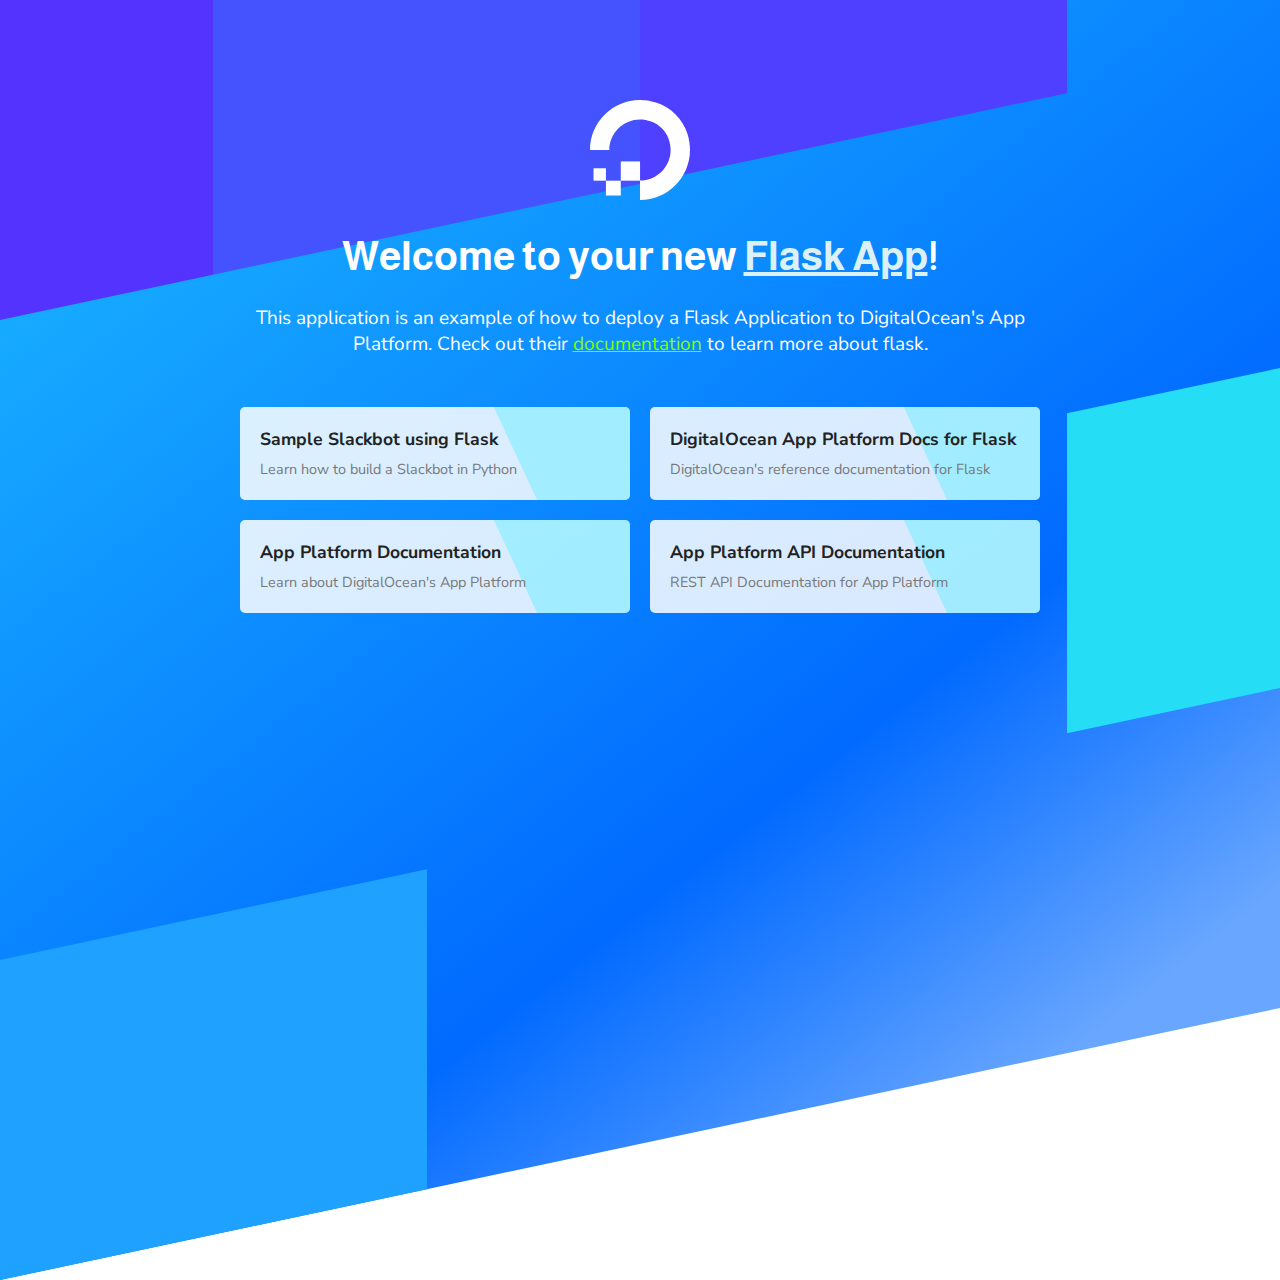
<file: templates/index-bk.html>
<!DOCTYPE html>
<html lang="en">

<head>
  <meta charset="UTF-8" />
  <meta name="viewport" content="width=device-width, initial-scale=1.0" />
  <title>Your New Flask App</title>

  <link rel="stylesheet"
    href="https://fonts.googleapis.com/css2?family=Almarai:wght@800&amp;family=Nunito+Sans&amp;display=swap" />
</head>

<body>
  <div class="container">
    <div class="content">
      <img src="[data-uri]" alt="DigitalOcean Logo" width="100" />
      <h1>Welcome to your new <a href="https://flask.palletsprojects.com/en/1.1.x/">Flask App</a>!</h1>

      <p>
        This application is an example of how to deploy a Flask Application to DigitalOcean's App
        Platform. Check out their <a href="https://flask.palletsprojects.com/en/1.1.x/quickstart/">documentation</a> to
        learn more about flask.
      </p>

    </div>

    <div class="links">
      <a href="https://github.com/MasonEgger/python-slackbot-sampleapp" target="_blank"
        rel="noopener noreferrer"><strong>Sample Slackbot using Flask</strong>
        <span>Learn how to build a Slackbot in Python</span>
      </a>
      <a href="https://www.digitalocean.com/docs/app-platform/languages-frameworks/python/" target="_blank"
        rel="noopener noreferrer"><strong>DigitalOcean App Platform Docs for Flask</strong>
        <span>DigitalOcean's reference documentation for Flask</span>
      </a>
      <a href="https://www.digitalocean.com/docs/app-platform/" target="_blank" rel="noopener noreferrer"><strong>App
          Platform Documentation</strong><span>Learn about DigitalOcean's App Platform</span></a>
      <a href="https://www.digitalocean.com/docs/droplets/how-to/" target="_blank" rel="noopener noreferrer"><strong>App
          Platform API Documentation</strong>
        <span>REST API Documentation for App Platform</span>
      </a>
    </div>
  </div>

  <div id="stripes">
    <span></span>
    <span></span>
    <span></span>
    <span></span>
    <span></span>
  </div>

  <style>
    * {
      box-sizing: border-box;
    }

    body {
      margin: 0;
      padding: 50px;
      min-height: 100vh;
      position: relative;
      color: #fff;
      font-family: "Nunito Sans", sans-serif;
      font-size: 19px;
    }

    h1,
    h2,
    h3,
    h4,
    h5,
    h6 {
      font-family: "Almarai", sans-serif;
    }

    :root {
      --background: linear-gradient(150deg,
          #17acff 15%,
          #016aff 70%,
          #68a6ff 94%);
      --first: #53f;
      --second: #4553ff;
      --third: #4f40ff;
      --fourth: #25ddf5;
      --fifth: #1fa2ff;
    }

    #stripes {
      position: absolute;
      top: 0;
      left: 0;
      z-index: -1;
      width: 100%;
      height: 100vw;
      display: grid;
      background: var(--background);
      grid-template-columns: repeat(6, 1fr);
      grid-template-rows: repeat(4, 1fr);
      transform: skewY(-12deg);
      transform-origin: 0;
    }

    #stripes span {
      /* border: 1px solid #c00c00; */
    }

    #stripes span:first-child {
      grid-column: span 1;
      background: var(--first);
    }

    #stripes span:nth-child(2) {
      grid-column: span 2;
      background: var(--second);
    }

    #stripes span:nth-child(3) {
      grid-column: span 2;
      background: var(--third);
    }

    #stripes span:nth-child(4) {
      grid-column: 6;
      grid-row: 3;
      background: var(--fourth);
    }

    #stripes span:nth-child(5) {
      grid-column: span 2;
      grid-row: 4;
      background: var(--fifth);
    }

    .container {
      max-width: 800px;
      margin: 0 auto;
      padding: 50px 0;
    }

    .content {
      text-align: center;
    }

    h1 {
      font-size: 2.5rem;
    }

    h1 a {
      color: #dbf1f5;
    }

    h1 a:hover {
      color: #7decff;
    }

    p {
      margin-bottom: 50px;
    }
     p a {
      color:chartreuse;
    }
    
    li {
      text-align: left
    }

    code {
      display: inline-block;
      padding: 3px 6px;
      margin-left: 3px;
      margin-right: 3px;
      border-radius: 5px;
      font-size: 0.8rem;
      background: #1a2279;
      color: #dbf1f5;
    }

    .links {
      display: grid;
      grid-template-columns: 1fr 1fr;
      gap: 20px;
    }

    .links a {
      position: relative;
      display: block;
      background: rgba(255, 255, 255, 0.85);
      border-radius: 5px;
      padding: 20px;
      font-size: 1.1rem;
      text-decoration: none;
      color: #222;
      transition: 0.3s ease all;
      overflow: hidden;
    }

    .links a:before,
    .links a:after {
      font-size: 40px;
      display: block;
      position: absolute;
    }

    .links a:before {
      content: "";
      top: -80%;
      right: -150px;
      width: 250px;
      height: 250px;
      background: rgba(125, 236, 255, 0.6);
      pointer-events: none;
      transform: rotate(-25deg);
      transition: 0.4s cubic-bezier(0.34, 0.31, 0, 1.81) transform;
    }

    .links a:after {
      content: "👉";
      top: 0;
      bottom: 0;
      display: flex;
      align-items: center;
      right: 30px;
      transform: translateX(80px);
      transition: 0.3s cubic-bezier(0.34, 0.31, 0, 1.81) transform;
    }

    .links a:hover {
      background: rgba(255, 255, 255, 0.9);
      box-shadow: 5px 5px 0 rgba(0, 0, 0, 0.5);
    }

    .links a:hover:before {
      transform: rotate(-25deg) translateX(60px);
    }

    .links a:hover:after {
      transform: none;
    }

    .links a strong,
    .links a span {
      position: relative;
      z-index: 1;
    }

    .links a strong {
      font-weight: bold;
      display: block;
      margin-bottom: 5px;
    }

    .links a span {
      color: #787878;
      font-size: 0.9rem;
    }
  </style>
</body>

</html>
</file>
